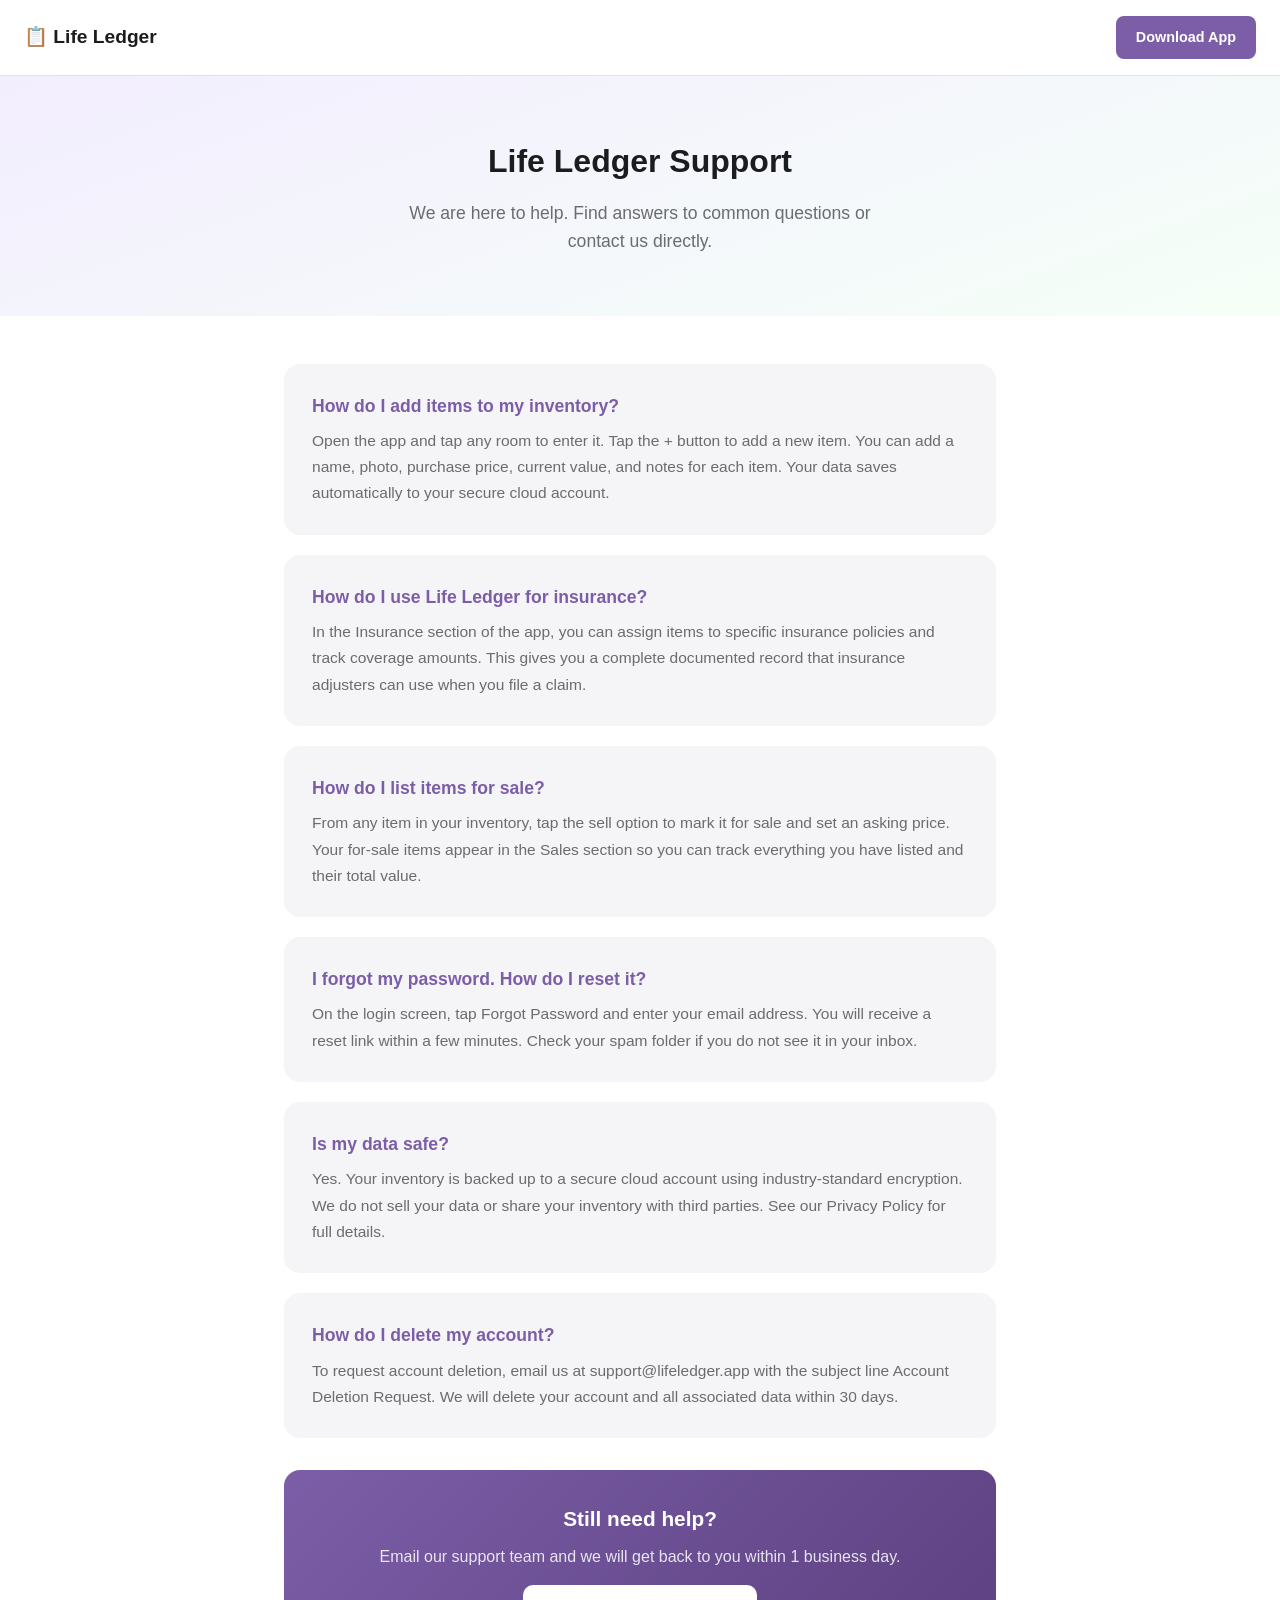
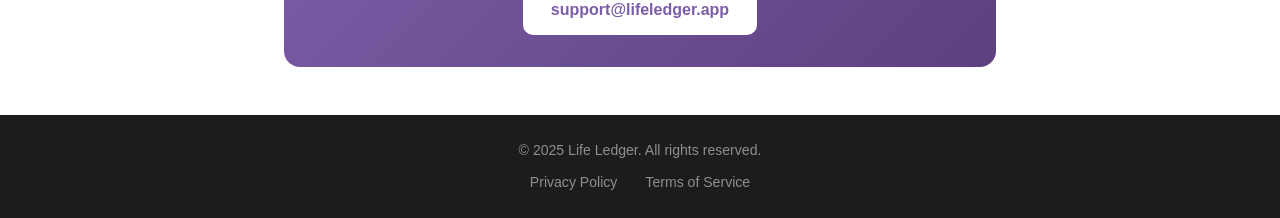
<file: support.html>
<!DOCTYPE html>
<html lang="en">
<head>
  <meta charset="UTF-8"/>
  <meta name="viewport" content="width=device-width, initial-scale=1.0"/>
  <title>Life Ledger Support</title>
  <meta name="description" content="Get help with Life Ledger - the home inventory app for iPhone."/>
  <style>
    *{box-sizing:border-box;margin:0;padding:0}
    body{font-family:-apple-system,BlinkMacSystemFont,'Segoe UI',Roboto,Arial,sans-serif;color:#1C1C1E;background:#fff;line-height:1.6}
    nav{background:#fff;border-bottom:1px solid #E5E5EA;padding:16px 24px;display:flex;align-items:center;justify-content:space-between}
    .logo{font-weight:700;font-size:1.2rem;color:#1C1C1E;text-decoration:none}
    .hero{background:linear-gradient(160deg,#F3EEFF,#F5FFF7);padding:60px 24px;text-align:center}
    .hero h1{font-size:2rem;font-weight:800;margin-bottom:12px}
    .hero p{font-size:1.1rem;color:#6B6B70;max-width:500px;margin:0 auto}
    .content{max-width:760px;margin:0 auto;padding:48px 24px}
    .card{background:#F5F5F7;border-radius:16px;padding:28px;margin-bottom:20px}
    .card h3{font-weight:700;font-size:1.1rem;margin-bottom:8px;color:#7B5EA7}
    .card p{font-size:0.97rem;color:#6B6B70;line-height:1.7}
    .contact{background:linear-gradient(135deg,#7B5EA7,#5C4080);color:#fff;border-radius:16px;padding:32px;text-align:center;margin-top:32px}
    .contact h3{font-size:1.3rem;font-weight:700;margin-bottom:8px}
    .contact p{opacity:0.85;margin-bottom:16px}
    .contact a{display:inline-block;background:#fff;color:#7B5EA7;text-decoration:none;padding:12px 28px;border-radius:10px;font-weight:700}
    footer{background:#1C1C1E;color:rgba(255,255,255,0.5);text-align:center;padding:24px;font-size:0.88rem}
    footer a{color:rgba(255,255,255,0.5);text-decoration:none;margin:0 12px}
  </style>
</head>
<body>
<nav>
  <a href="/lifeledger-site/" class="logo">📋 Life Ledger</a>
  <a href="https://apps.apple.com/us/app/life-ledger/id6751961064" style="background:#7B5EA7;color:#fff;text-decoration:none;padding:10px 20px;border-radius:8px;font-weight:600;font-size:0.9rem">Download App</a>
</nav>

<section class="hero">
  <h1>Life Ledger Support</h1>
  <p>We are here to help. Find answers to common questions or contact us directly.</p>
</section>

<div class="content">

  <div class="card">
    <h3>How do I add items to my inventory?</h3>
    <p>Open the app and tap any room to enter it. Tap the + button to add a new item. You can add a name, photo, purchase price, current value, and notes for each item. Your data saves automatically to your secure cloud account.</p>
  </div>

  <div class="card">
    <h3>How do I use Life Ledger for insurance?</h3>
    <p>In the Insurance section of the app, you can assign items to specific insurance policies and track coverage amounts. This gives you a complete documented record that insurance adjusters can use when you file a claim.</p>
  </div>

  <div class="card">
    <h3>How do I list items for sale?</h3>
    <p>From any item in your inventory, tap the sell option to mark it for sale and set an asking price. Your for-sale items appear in the Sales section so you can track everything you have listed and their total value.</p>
  </div>

  <div class="card">
    <h3>I forgot my password. How do I reset it?</h3>
    <p>On the login screen, tap Forgot Password and enter your email address. You will receive a reset link within a few minutes. Check your spam folder if you do not see it in your inbox.</p>
  </div>

  <div class="card">
    <h3>Is my data safe?</h3>
    <p>Yes. Your inventory is backed up to a secure cloud account using industry-standard encryption. We do not sell your data or share your inventory with third parties. See our Privacy Policy for full details.</p>
  </div>

  <div class="card">
    <h3>How do I delete my account?</h3>
    <p>To request account deletion, email us at support@lifeledger.app with the subject line Account Deletion Request. We will delete your account and all associated data within 30 days.</p>
  </div>

  <div class="contact">
    <h3>Still need help?</h3>
    <p>Email our support team and we will get back to you within 1 business day.</p>
    <a href="mailto:support@lifeledger.app">support@lifeledger.app</a>
  </div>

</div>

<footer>
  <p>© 2025 Life Ledger. All rights reserved.</p>
  <p style="margin-top:10px">
    <a href="/lifeledger-site/privacy.html">Privacy Policy</a>
    <a href="/lifeledger-site/terms.html">Terms of Service</a>
  </p>
</footer>
</body>
</html>
</file>
